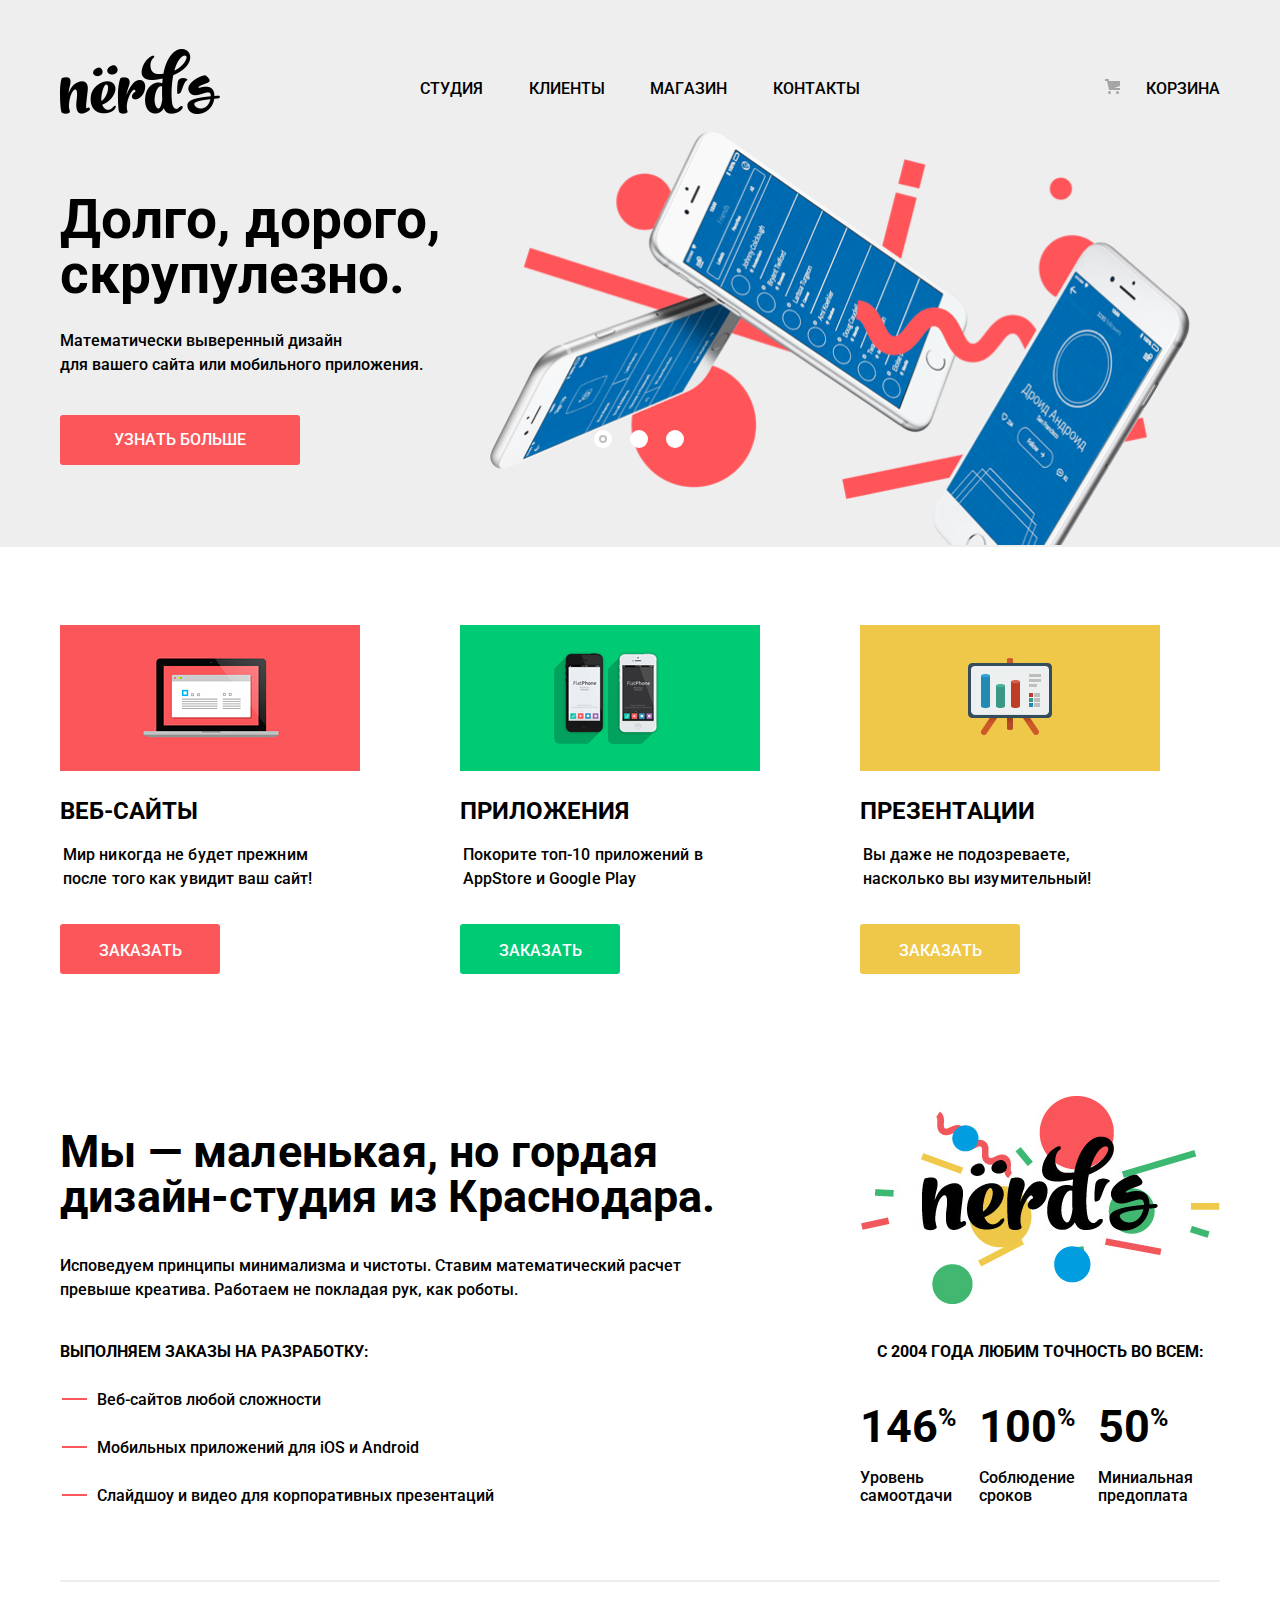
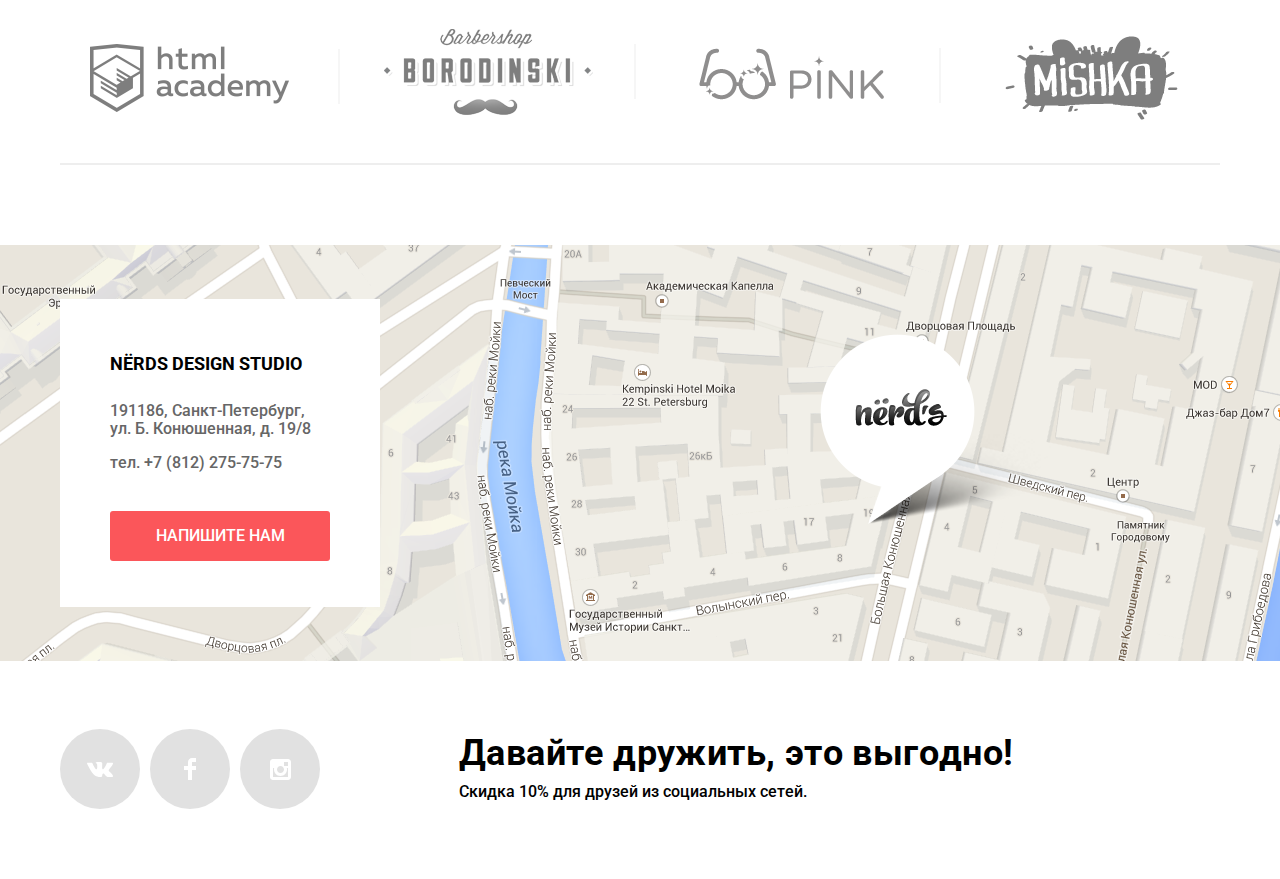
<file: index.html>
<!DOCTYPE html>
<html lang="ru">

<head>
    <meta charset="utf-8">
    <link href="https://fonts.googleapis.com/css?family=Roboto" rel="stylesheet">
    <link href="css/normalize-mini.css" rel="stylesheet" type="text/css">
    <link href="css/style-mini.css" rel="stylesheet" type="text/css">
    <title>HTML Academy: Нёрдс</title>
</head>

<body>
    <div class="header-color">
        <header class="header wrapper">
            <nav class="header__navigation main-navigation">
                <a class="header__logo">
                     <img src="img/svg/nerds-logo.svg" width="160" height="65" alt="Логотип веб-студии Нёрдс">
                </a>
                <ul class="main-navigation__list">
                    <li class="main-navigation__item"><a href="#">Студия</a></li>
                    <li class="main-navigation__item"><a href="#">Клиенты</a></li>
                    <li class="main-navigation__item"><a href="catalog.html">Магазин</a></li>
                    <li class="main-navigation__item"><a href="#">Контакты</a></li>
                </ul>
                <ul class="main-navigation__extra-list">
                    <li class="main-navigation__extra-item">
                        <a href="#">Корзина</a>
                    </li>
                </ul>
            </nav>
        </header>
    </div>
    <main class="container">

        <h1 class="visually-hidden">Веб-студия Нёрдс</h1>

        <div class="header-color">
            <section class="promo-slider wrapper ">
                <input class="visually-hidden" type="radio" id="product-1" name="toggle" checked>
                <input class="visually-hidden" type="radio" id="product-2" name="toggle">
                <input class="visually-hidden" type="radio" id="product-3" name="toggle">
                <div class="slider-controls">
                    <label class="slider-controls-item slider-controls-item--1" for="product-1">Первый</label>
                    <label class="slider-controls-item slider-controls-item--2" for="product-2">Второй</label>
                    <label class="slider-controls-item slider-controls-item--3" for="product-3">Третий</label>
                </div>

                <ul class="promo-slider__list">
                    <li class="promo-slider__item promo-slider__item--slide1 item-slider">
                        <b class="item-slider__title">Долго, дорого,<br>скрупулезно.</b>
                        <p class="item-slider__text">Математически выверенный дизайн<br>для вашего сайта или мобильного приложения.</p>
                        <a class="button item-slider__link" href="#">Узнать больше</a>
                    </li>
                    <li class="promo-slider__item promo-slider__item--slide2 item-slider">
                        <div class="item-slider-wrapper">
                            <b class="item-slider__title">Любим математику как никто другой</b>
                            <p class="item-slider__text">Никакого креатива, только математические формулы для расчета идеальных пропорций.</p>
                            <a class="button item-slider__link" href="#">Узнать больше</a>
                        </div>
                    </li>
                    <li class="promo-slider__item promo-slider__item--slide3 item-slider">
                        <b class="item-slider__title">Только ночь,<br>только хардкор</b>
                        <p class="item-slider__text">Работать днем, как все? Мы против этого,<br> Ближе к полуночи работа только начинается.</p>
                        <a class="button item-slider__link" href="#">Узнать больше</a>
                    </li>
                </ul>

            </section>
        </div>


        <section class="services wrapper">
            <ul class="services__list">
                <li class="services__item services__title--web">
                    <h2 class="services__title ">Веб-сайты</h2>
                    <p class="services__text">Мир никогда не будет прежним после того как увидит ваш сайт!</p>
                    <a class="button services__link button--red" href="#">Заказать</a>
                </li>
                <li class="services__item services__title--app">
                    <h2 class="services__title">Приложения</h2>
                    <p class="services__text">Покорите топ-10 приложений в AppStore и Google Play</p>
                    <a class="button services__link button--green" href="#">Заказать</a>
                </li>
                <li class="services__item services__title--presentation">
                    <h2 class="services__title">Презентации</h2>
                    <p class="services__text">Вы даже не подозреваете, насколько вы изумительный!</p>
                    <a class="button  services__link button--yellow" href="#">Заказать</a>
                </li>
            </ul>
        </section>

        <section class="about-us wrapper">
            <div class="brief-info">
                <h2 class="brief-info__title">Мы — маленькая, но гордая дизайн-студия из Краснодара.</h2>
                <p class="brief-info__text">Исповедуем принципы минимализма и чистоты. Ставим математический расчет превыше креатива. Работаем не покладая рук, как роботы.</p>
                <h3 class="brief-info__header">Выполняем заказы на разработку:</h3>
                <ul class="brief-info__list">
                    <li class="brief-info__item">Веб-сайтов любой сложности</li>
                    <li class="brief-info__item">Мобильных приложений для iOS и Android</li>
                    <li class="brief-info__item">Слайдшоу и видео для корпоративных презентаций</li>
                </ul>
            </div>
            <div class="features">
                <h2 class="visually-hidden">Преимущества</h2>
                <img class="features__logo" src="img/nerds-illustration.png" width="360" height="208" alt="Логотип веб-студии Нёрдс">
                <p class="features__heading">С 2004 ГОДА ЛЮБИМ ТОЧНОСТЬ ВО ВСЕМ:</p>
                <dl class="features__list">
                    <div class="feat-flex"><dt class="features__term">Уровень самоотдачи</dt>
                        <dd class="features__determination">146<span>%</span></dd>
                    </div>
                    <div class="feat-flex"><dt class="features__term">Соблюдение сроков</dt>
                        <dd class="features__determination">100<span>%</span></dd>
                    </div>
                    <div class="feat-flex"><dt class="features__term">Миниальная предоплата</dt>
                        <dd class="features__determination">50<span>%</span></dd>
                    </div>
                </dl>
            </div>
        </section>

        <section class="collab wrapper">
            <ul class="collab__list">
                <li class="collab__item"><a href="https://htmlacademy.ru/intensive/htmlcss"><img src="img/logo-1.png" width="199" height="68" alt="html academy logo"></a></li>
                <li class="collab__item"><img src="img/logo-2.png" width="209" height="90" alt="Borodinski logo"></li>
                <li class="collab__item"><img src="img/logo-3.png" width="185" height="52" alt="PINK logo"></li>
                <li class="collab__item"><img src="img/logo-4.png" width="173" height="84" alt="MISHKA logo"></li>
            </ul>
        </section>

        <section class="contacts">
            <div class="relative">
                <div class=" contacts__block">
                    <h2 class="contacts__title">NЁRDS DESIGN STUDIO</h2>
                    <p class="contacts__text">191186, Санкт-Петербург, ул. Б. Конюшенная, д. 19/8</p>
                    <p class="contacts__text">тел. +7 (812) 275-75-75</p>
                    <a class="button contacts__link" href="#">Напишите нам</a>
                </div>
            </div>
            <iframe class="contacts__map" src="https://www.google.com/maps/embed?pb=!1m18!1m12!1m3!1d1998.5989817947686!2d30.320959575543156!3d59.93879621560312!2m3!1f0!2f0!3f0!3m2!1i1024!2i768!4f13.1!3m3!1m2!1s0x4696310fca5ba729%3A0xea9c53d4493c879f!2z0JHQvtC70YzRiNCw0Y8g0JrQvtC90Y7RiNC10L3QvdCw0Y8g0YPQuy4sIDE5LCDQodCw0L3QutGCLdCf0LXRgtC10YDQsdGD0YDQsywgMTkxMTg2!5e0!3m2!1sru!2sru!4v1505742543957">
        </iframe>
        </section>

    </main>
    <footer class="footer wrapper">
        <ul class="social">
            <li class="social__link social__link--vk">
                <a href="#" aria-label="Вконтакте"></a>
            </li>
            <li class="social__link social__link--fb">
                <a href="#" aria-label="Фейсбук"></a>
            </li>
            <li class="social__link social__link--insta">
                <a href="#" aria-label="Инстаграм"></a>
            </li>
        </ul>
        <div class="foot">
            <b class="footer__sentence-title">Давайте дружить, это выгодно!</b>
            <p class="footer__sentence-text">Скидка 10% для друзей из социальных сетей.</p>
        </div>
    </footer>
    <section class="feedback wrapper">
        <h2 class="feedback__title">Напишите нам</h2>
        <form class="feedback__form input-form" action="http://echo.htmlacademy.ru" method="get">
            <div class="input-form__flex">
                <p class="input-form__name">
                    <label for="user-name">Ваше имя:</label>
                    <input type="text" id="user-name" name="user-name" placeholder="Имя Фамилия">
                </p>
                <p class="input-form__email">
                    <label for="email">Ваш e-mail:</label>
                    <input type="text" id="email" name="email" placeholder="email@example.com">
                </p>
            </div>
            <p class="input-form__review">
                <label for="review">Текст письма:</label>
                <textarea id="review" rows="5" placeholder="В свободной форме"></textarea>
            </p>
            <button class="button input-form__button" type="submit">Отправить</button>
        </form>
        <button class="feedback-close" type="button">Закрыть</button>
    </section>

    <script src="js/script-mini.js"></script>

</body>

</html>
</file>
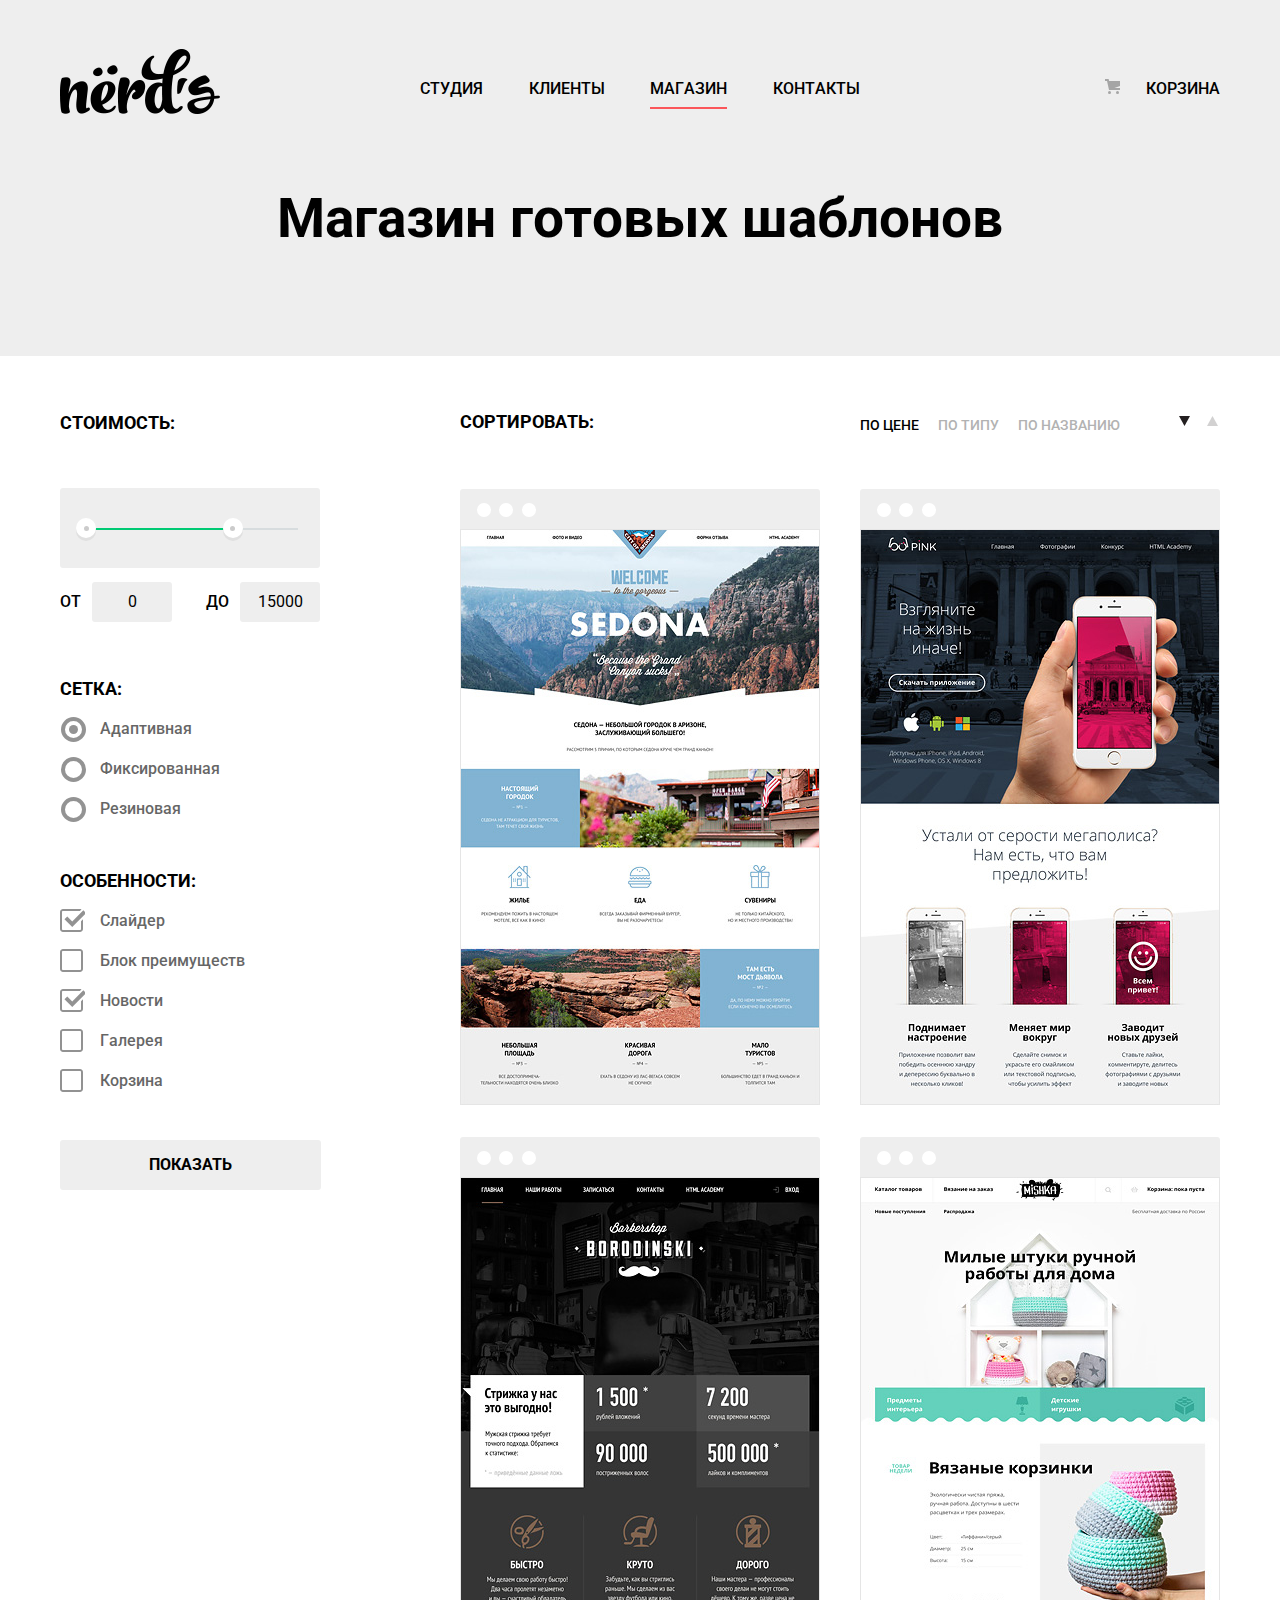
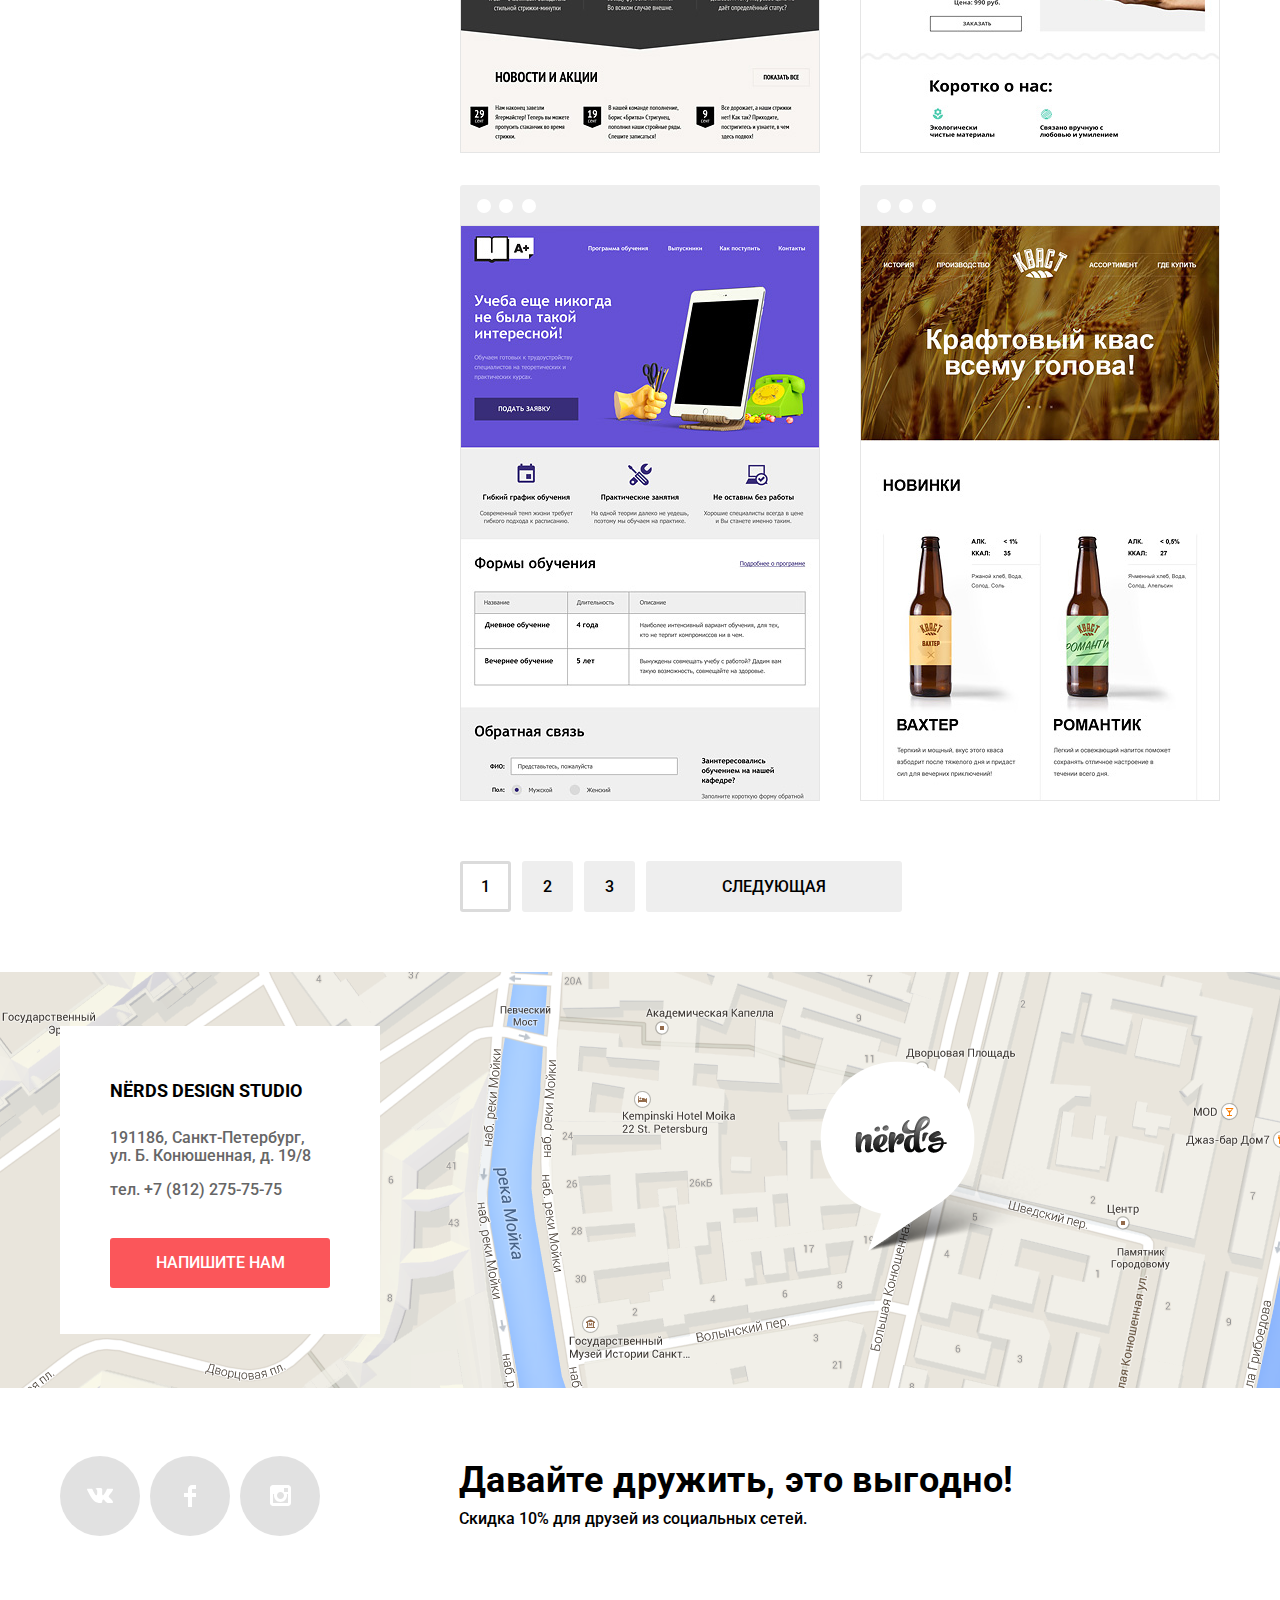
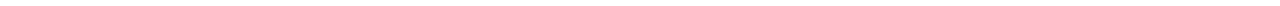
<file: catalog.html>
<!DOCTYPE html>
<html lang="ru">

<head>
    <meta charset="utf-8">
    <link href="https://fonts.googleapis.com/css?family=Roboto" rel="stylesheet">
    <link href="css/style-mini.css" rel="stylesheet" type="text/css">
    <link href="css/normalize-mini.css" rel="stylesheet" type="text/css">
    <title>HTML Academy: Нёрдс</title>
</head>

<body>
    <div class="header-color">
        <header class="header wrapper">
            <nav class="header-navigation main-navigation">
                <a href="index.html" class="header__logo">
                    <img src="img/svg/nerds-logo.svg" width="160" height="65" alt="Логотип веб-студии Нёрдс">
                </a>
                <ul class="main-navigation__list">
                    <li class="main-navigation__item"><a href="index.html">Студия</a></li>
                    <li class="main-navigation__item"><a href="#">Клиенты</a></li>
                    <li class="main-navigation__item main-navigation__item--active"><a>Магазин</a></li>
                    <li class="main-navigation__item"><a href="#">Контакты</a></li>
                </ul>
                <ul class="main-navigation__extra-list">
                    <li class="main-navigation__extra-item">
                        <a href="#">Корзина</a>
                    </li>
                </ul>
            </nav>
        </header>
        <h1 class="page-title">Магазин готовых шаблонов</h1>
    </div>

    <main class="container">

        <div class="flex wrapper">
            <section class="filter">
                <form action="#" method="post">
                    <fieldset class="filter__box">
                        <legend class="filter__title">Стоимость:</legend>
                        <div class="filter__range-scale">
                            <div class="filter__line"></div>
                            <div class="filter__line-active"><span class="start"></span>
                                <span class="end"></span></div>
                        </div>
                        <div class="filter__input-value">
                            <label>
                    <span>ОТ</span>  <input type="text" value="0">
                  </label>
                            <label>
                    <span>ДО</span>  <input type="text" value="15000">
                  </label>
                        </div>
                    </fieldset>
                    <fieldset class="filter__box">
                        <legend class="filter__title">Сетка:</legend>
                        <ul class="filter__option">
                            <li class="filter__option-radio">
                                <input class="visually-hidden filter-input filter-input-radio" id="adaptive" type="radio" name="radio-test" checked>
                                <label for="adaptive" tabindex="0">Адаптивная</label>
                            </li>

                            <li class="filter__option-radio">
                                <input class="visually-hidden filter-input filter-input-radio" id="fix" type="radio" name="radio-test">
                                <label for="fix" tabindex="0">Фиксированная</label>
                            </li>

                            <li class="filter__option-radio">
                                <input class="visually-hidden filter-input filter-input-radio" id="rubber" type="radio" name="radio-test">
                                <label for="rubber" tabindex="0">Резиновая</label>
                            </li>
                        </ul>
                    </fieldset>
                    <fieldset class="filter__box">
                        <legend class="filter__title">Особенности:</legend>
                        <ul class="filter__option">
                            <li class="filter__option-checkbox">
                                <input class="visually-hidden filter-input filter-input-checkbox" type="checkbox" id="slider" name="checkbox-test" checked>
                                <label for="slider" tabindex="0">Слайдер</label>
                            </li>

                            <li class="filter__option-checkbox">
                                <input class="visually-hidden filter-input filter-input-checkbox" type="checkbox" id="advantages" name="checkbox-test">
                                <label for="advantages" tabindex="0">Блок преимуществ</label>
                            </li>

                            <li class="filter__option-checkbox">
                                <input class="visually-hidden filter-input filter-input-checkbox" type="checkbox" id="news" name="checkbox-test" checked>
                                <label for="news" tabindex="0">Новости</label>
                            </li>

                            <li class="filter__option-checkbox">
                                <input class="visually-hidden filter-input filter-input-checkbox" type="checkbox" id="gallery" name="checkbox-test">
                                <label for="gallery" tabindex="0">Галерея</label>
                            </li>

                            <li class="filter__option-checkbox">
                                <input class="visually-hidden filter-input filter-input-checkbox" type="checkbox" id="basket" name="checkbox-test">
                                <label for="basket" tabindex="0">Корзина</label>
                            </li>
                        </ul>
                    </fieldset>
                    <button class="button filter-button" type="submit">Показать</button>
                </form>
            </section>

            <section class="catalog">
                <div class="flex">
                    <b class="catalog__title">Сортировать:</b>
                    <ul class="catalog-sorting">
                        <li class="catalog-sorting__item catalog-sorting__item--active"><a href="#">По цене</a></li>
                        <li class="catalog-sorting__item"><a href="#">По типу</a></li>
                        <li class="catalog-sorting__item"><a href="#">По названию</a></li>
                    </ul>
                    <ul class="catalog-extra">
                        <li class="catalog-extra__down" tabindex="0">
                            <a href="#"></a>
                        </li>
                        <li class="catalog-extra__up" tabindex="0">
                            <a href="#"></a>
                        </li>
                    </ul>
                </div>

                <ul class="catalog__list">
                    <li class="catalog__item">
                        <div class="catalog__wrapper">
                            <img src="img/img-sedona.jpg" width="360" height="576" alt="Пример работы, сайт — PINK">
                            <span class="catalog__circle"></span>
                            <div class="catalog-hover">
                                <p class="catalog-hover__title"><a href="#">SEDONA</a></p>
                                <p class="catalog-hover__item">Информационный сайт для туристов</p>
                                <div><a class="button catalog-hover__link" href="#">9900 РУБ.</a></div>
                            </div>
                        </div>
                    </li>
                    <li class="catalog__item">
                        <div class="catalog__wrapper">
                            <span class="catalog__circle"></span>
                            <img src="img/img-pink.jpg" width="360" height="576" alt="Пример работы, сайт — PINK">
                            <div class="catalog-hover">
                                <p class="catalog-hover__title"><a href="#">PINK APP</a></p>
                                <p class="catalog-hover__item">Продуктовый лендинг приложения для iOS и Android</p>
                                <a class="button catalog-hover__link" href="#">9900 РУБ.</a>
                            </div>
                        </div>
                    </li>
                    <li class="catalog__item">
                        <div class="catalog__wrapper">
                            <span class="catalog__circle"></span>
                            <img src="img/img-barbershop.jpg" width="360" height="576" alt="Пример работы, сайт — Barbershop BORODINSKI">
                            <div class="catalog-hover">
                                <p class="catalog-hover__title"><a href="#">BARBERSHOP</a></p>
                                <p class="catalog-hover__item">Сайт салона красоты. Для мужчин, да.</p>
                                <a class="button catalog-hover__link" href="#">9900 РУБ.</a>
                            </div>
                        </div>
                    </li>
                    <li class="catalog__item">
                        <div class="catalog__wrapper">
                            <span class="catalog__circle"></span>
                            <img src="img/img-mishka.jpg" width="360" height="576" alt="Пример работы, сайт — MISHKA">
                            <div class="catalog-hover">
                                <p class="catalog-hover__title"><a href="#">MISHKA</a></p>
                                <p class="catalog-hover__item">Интернет-магазин вязанных игрушек</p>
                                <a class="button catalog-hover__link" href="#">9900 РУБ.</a>
                            </div>
                        </div>
                    </li>
                    <li class="catalog__item">
                        <div class="catalog__wrapper">
                            <span class="catalog__circle"></span>
                            <img src="img/img-aplus.jpg" width="360" height="576" alt="Пример работы, сайт — A+">
                            <div class="catalog-hover">
                                <p class="catalog-hover__title"><a href="#">A PLUS</a></p>
                                <p class="catalog-hover__item">Лендинг курсов повышения квалификации</p>
                                <a class="button catalog-hover__link" href="#">9900 РУБ.</a>
                            </div>
                        </div>
                    </li>
                    <li class="catalog__item">
                        <div class="catalog__wrapper">
                            <span class="catalog__circle"></span>
                            <img src="img/img-kvast.jpg" width="360" height="576" alt="Пример работы, сайт — КВАСТ">
                            <div class="catalog-hover">
                                <p class="catalog-hover__title"><a href="#">КВАСТ</a></p>
                                <p class="catalog-hover__item">Промо-сайт производителя крафтового кваса</p>
                                <a class="button catalog-hover__link" href="#">9900 РУБ.</a>
                            </div>
                        </div>
                    </li>
                </ul>
                <ul class="paginator">
                    <li class="paginator__item paginator__item--active"><a href="#">1</a></li>
                    <li class="paginator__item"><a href="#">2</a></li>
                    <li class="paginator__item"><a href="#">3</a></li>
                    <li class="paginator__item paginator__item--next"><a href="#">Следующая</a></li>
                </ul>
            </section>
        </div>

        <section class="contacts">
            <div class="relative">
                <div class="contacts__block">
                    <h2 class="contacts__title">NЁRDS DESIGN STUDIO</h2>
                    <p class="contacts__text">191186, Санкт-Петербург, ул. Б. Конюшенная, д. 19/8</p>
                    <p class="contacts__text">тел. +7 (812) 275-75-75</p>
                    <a class="button contacts__link" href="#">Напишите нам</a>
                </div>
            </div>
            <iframe class="contacts__map" src="https://www.google.com/maps/embed?pb=!1m18!1m12!1m3!1d1998.5989817947686!2d30.320959575543156!3d59.93879621560312!2m3!1f0!2f0!3f0!3m2!1i1024!2i768!4f13.1!3m3!1m2!1s0x4696310fca5ba729%3A0xea9c53d4493c879f!2z0JHQvtC70YzRiNCw0Y8g0JrQvtC90Y7RiNC10L3QvdCw0Y8g0YPQuy4sIDE5LCDQodCw0L3QutGCLdCf0LXRgtC10YDQsdGD0YDQsywgMTkxMTg2!5e0!3m2!1sru!2sru!4v1505742543957">
        </iframe>
        </section>

    </main>
    <footer class="footer wrapper">
        <ul class="social">
            <li class="social__link social__link--vk">
                <a href="#" aria-label="Вконтакте"></a></li>
            <li class="social__link social__link--fb">
                <a href="#" aria-label="Фейсбук"></a>
            </li>
            <li class="social__link social__link--insta">
                <a href="#" aria-label="Инстаграм"></a>
            </li>
        </ul>
        <div class="foot">
            <b class="footer__sentence-title">Давайте дружить, это выгодно!</b>
            <p class="footer__sentence-text">Скидка 10% для друзей из социальных сетей.</p>
        </div>
    </footer>
    <section class="feedback wrapper">
        <h2 class="feedback__title">Напишите нам</h2>
        <form class="feedback__form input-form" action="http://echo.htmlacademy.ru" method="get">
            <div class="input-form__flex">
                <p class="input-form__name">
                    <label for="user-name">Ваше имя:</label>
                    <input type="text" id="user-name" name="user-name" placeholder="Имя Фамилия">
                </p>
                <p class="input-form__email">
                    <label for="email">Ваш e-mail:</label>
                    <input type="email" id="email" name="email" placeholder="email@example.com">
                </p>
            </div>
            <p class="input-form__review">
                <label for="review">Текст письма:</label>
                <textarea id="review" rows="5" placeholder="В свободной форме"></textarea>
            </p>
            <button class="button input-form__button" type="submit">Отправить</button>
        </form>
        <button class="feedback-close" type="button">Закрыть</button>
    </section>

    <script src="js/script-mini.js"></script>

</body>

</html>
</file>
<file: css/style-mini.css>
.collab,.main-navigation__extra-list,.main-navigation__list,.paginator{list-style:none}.brief-info__header,.button,.catalog-hover__title,.catalog-sorting__item a,.features__heading,.filter__title,.main-navigation,.paginator,.services__title{text-transform:uppercase}body{margin:0;padding:0;font-family:Roboto,Arial,sans-serif;font-size:16px;line-height:24px;font-weight:500;min-width:1200px;background:#fff;color:#000;-webkit-font-kerning:none;font-kerning:none}.header-color,.main-navigation{background-color:#eee;color:#000}a{text-decoration:none}.main-navigation{font-size:16px;line-height:30px}.main-navigation__extra-list a,.main-navigation__list a{color:#000;outline:0}.main-navigation__extra-list a:focus,.main-navigation__extra-list a:hover,.main-navigation__list a:focus,.main-navigation__list a:hover{color:#fb565a}.main-navigation__extra-list a:active,.main-navigation__list a:active{color:#b4b4b4}.slider-controls{position:absolute;left:50%;bottom:107px;z-index:100;width:160px;height:18px;text-align:center;font-size:0;-webkit-transform:translateX(-50%);-ms-transform:translateX(-50%);transform:translateX(-50%)}.slider-controls label{position:relative;display:inline-block;width:18px;height:18px;padding:18px;border-radius:50%;cursor:pointer;vertical-align:text-bottom}.slider-controls label::after{content:"";position:absolute;top:8px;left:8px;z-index:1;width:18px;height:18px;background:#fff;border-radius:50%}.item-slider{display:none;padding:78px 0 80px}#product-1:checked~.slider-controls .slider-controls-item--1::before,#product-2:checked~.slider-controls .slider-controls-item--2::before,#product-3:checked~.slider-controls .slider-controls-item--3::before{content:"";position:absolute;left:17px;top:17px;z-index:2;width:8px;height:8px;margin:-4px;background-color:inherit;border:2px solid #c1c1c1;border-radius:50%}.collab,.collab__item,.promo-slider{position:relative}#product-1:checked~.promo-slider__list .item-slider:nth-child(1),#product-2:checked~.promo-slider__list .item-slider:nth-child(2),#product-3:checked~.promo-slider__list .item-slider:nth-child(3){display:block}.item-slider__title{font-size:55px;line-height:55px}.promo-slider__item{background-color:#eee}.promo-slider__item--slide1{background-image:url(../img/slide1.png)}.promo-slider__item--slide2{background-image:url(../img/slide2.png)}.promo-slider__item--slide3{background-image:url(../img/slide3.png)}.button{color:#fff;background-color:#fb565a;border:none;text-align:center;border-radius:3px;outline:0}.button:hover{background-color:#e74246;cursor:pointer}.button:active{background-color:#d7373b;-webkit-box-shadow:inset 0 3px 0 0 #c13135;box-shadow:inset 0 3px 0 0 #c13135}.item-slider__link:focus,.item-slider__link:hover{background-color:#e74246}.item-slider__link:active{background-color:#d7373b}.services__title--app::before,.services__title--presentation::before,.services__title--web::before{content:"";width:300px;height:146px;position:relative;display:block}.services__title--web::before{background-image:url(../img/illustration-1.png)}.services__title--app::before{background-image:url(../img/illustration-2.png)}.services__title--presentation::before{background-image:url(../img/illustration-3.png)}.services__title{font-size:24px;line-height:30px}.services__link{display:inline-block;vertical-align:bottom;width:160px;padding-top:15px;padding-bottom:11px;margin-top:auto}.button--red{background-color:#fb565a}.button--red:focus,.button--red:hover{background-color:#e74246}.button--red:active{background-color:#d7373b}.button--green{background-color:#00ca74}.button--green:focus,.button--green:hover{background-color:#00bc6c}.button--green:active{background-color:#00aa62;-webkit-box-shadow:inset 0 3px 0 0 #009958;box-shadow:inset 0 3px 0 0 #009958}.button--yellow{background-color:#efc84a}.button--yellow:focus,.button--yellow:hover{background-color:#eab534}.button--yellow:active{background-color:#e5a722;-webkit-box-shadow:inset 0 3px 0 0 #ce961f;box-shadow:inset 0 3px 0 0 #ce961f}.contacts__link:focus,.input-form__button:focus{background-color:#e74246}.brief-info__title{font-size:45px;line-height:45px}.features__term{font-size:16px;line-height:18px}.features__determination{font-size:45px;line-height:45px;font-weight:700}.contacts__title{font-size:18px;line-height:30px;font-weight:700}.contacts__text{font-size:16px;line-height:18px;color:#666}.contacts__link{width:220px;margin-top:23px;margin-bottom:6px;padding-top:13px;padding-bottom:13px}.feedback__title{font-size:45px;line-height:45px;margin-top:0;margin-bottom:26px}.input-form input,.input-form label,.input-form textarea,.input-form__button{font-size:16px;line-height:18px}.input-form label{font-weight:700;margin-bottom:9px}.input-form input{border:2px solid #000;border-radius:3px;width:360px;height:50px;padding-left:15px;opacity:.2;outline:0}.input-form input:not(:focus):hover{opacity:.5}.input-form input:focus{opacity:1}.input-form input:invalid{color:#e74246;border-color:#e74246}.input-form textarea{border:2px solid #000;border-radius:3px;width:760px;height:117px;resize:none;padding-top:15px;padding-left:15px;margin-left:2px;opacity:.2;outline:0}.input-form textarea:not(:focus):hover{opacity:.5}.input-form textarea:focus{opacity:1}.input-form textarea:invalid{border-color:#e74246;color:#e74246}.input-form__button{margin-top:31px;padding:18px 84px;cursor:pointer}.collab__item:first-of-type::after,.collab__item:nth-of-type(2)::after,.collab__item:nth-of-type(3)::after{content:"";width:2px;height:55px;background:#eee}.filter input,.filter__range-scale{background-color:#eee}.footer__sentence-text{margin:8px 0 0}.footer__sentence-title{font-size:36px;line-height:36px;font-weight:700;letter-spacing:.4px}.visually-hidden{display:none}.collab{margin-bottom:65px}.collab__item{opacity:.5;padding-top:45px;padding-bottom:33px;margin-bottom:3px;cursor:pointer}.collab__item:focus,.collab__item:hover{opacity:1}.collab__item:active{opacity:.2}.collab__item:first-of-type{margin-left:30px;margin-top:9px}.collab__item:first-of-type::after{position:absolute;top:50px;right:-51px}.collab__item:nth-of-type(2)::after{position:absolute;top:60px;right:-43px}.collab__item:nth-of-type(3)::after{position:absolute;top:45px;right:-57px}.collab__item:nth-of-type(2){margin-right:10px}.collab__item:nth-of-type(3){margin-right:26px}.collab__item:last-of-type{margin-right:42px;margin-top:9px}input[type=range]{width:219px}.filter input[type=text]{width:80px;height:40px;font-size:16px;line-height:22px;background-color:#eee;border:none;border-radius:3px;text-align:center;margin-left:2px}.filter__box{border:0}.filter__range-scale{height:80px;width:260px;border-radius:3px;margin-top:50px;position:relative}.filter__line{position:absolute;width:212px;height:2px;background:#d7dcde;top:50%;left:10%}.filter__line-active .end,.filter__line-active .start{width:5px;height:5px;border-radius:50%;top:-2px;background-color:#cbcbcb;position:absolute}.filter__line-active .start{left:-2px}.filter__line-active .end{right:-2px;z-index:1}.filter__line-active{position:absolute;width:147px;height:2px;background:#00ca74;top:50%;left:10%;cursor:pointer}.filter__line-active::after,.filter__line-active::before{width:20px;height:20px;border-radius:50%;background:#fff;position:absolute;top:-10px;content:""}.filter__line-active::before{-webkit-box-shadow:0 3px 0 0 #e0e0e0;box-shadow:0 3px 0 0 #e0e0e0;left:-10px}.filter__line-active::after{-webkit-box-shadow:0 3px 0 0 #e0e0e0;box-shadow:0 3px 0 0 #e0e0e0;right:-10px}.filter__input-value{margin-top:14px;display:-webkit-box;display:-ms-flexbox;display:flex;-webkit-box-pack:justify;-ms-flex-pack:justify;justify-content:space-between}.filter__input-value span{margin-right:5px}.page-title{font-size:55px;line-height:55px;text-align:center;padding-top:30px;padding-bottom:110px}.filter__title{font-size:18px;font-weight:700;line-height:30px}.filter-button{margin-top:28px;padding:16px 89px;font-size:16px;line-height:18px;border-radius:3px;background-color:#eee;color:#000;font-weight:700}.filter-button:focus,.filter-button:hover{background-color:#dfdfdf}.filter-button:active{background-color:#d5d5d5;color:#959595;-webkit-box-shadow:inset 0 3px 0 0 #bfbfbf;box-shadow:inset 0 3px 0 0 #bfbfbf}.catalog__title{font-size:18px;line-height:18px;font-weight:700;text-transform:uppercase}.catalog-sorting__item a{font-size:14px;line-height:18px;color:#b2b2b2;outline:0}.catalog-sorting__item a:focus,.catalog-sorting__item a:hover{color:#666}.catalog-hover__title a,.catalog-sorting__item a:active,.catalog-sorting__item--active a{color:#000}.catalog__wrapper{position:relative;display:-webkit-box;display:-ms-flexbox;display:flex}.catalog-hover{opacity:0;position:absolute;width:360px;max-height:576px;bottom:0;background-color:#eee;overflow:auto}li:hover .catalog-hover{opacity:1}.catalog-hover__title{font-size:18px;font-weight:700;line-height:30px;text-align:center;margin:30px 0 0}.catalog-hover__title:hover a{opacity:.5}.catalog-hover__title:active a{opacity:.2}.catalog-hover__item{font-size:16px;line-height:18px;color:#cacaca;text-align:center;width:200px;margin:14px 0 30px 82px}.catalog-hover__link{display:block;margin-left:80px;margin-right:80px;margin-bottom:44px;padding:13px 0;border-radius:3px}.catalog-hover__link:focus{background-color:#e74246}.paginator{padding:0;margin:61px 0 60px;font-size:16px;line-height:50px;display:-webkit-box;display:-ms-flexbox;display:flex;-ms-flex-wrap:wrap;flex-wrap:wrap;text-align:left}.paginator__item{display:inline}.paginator__item a{color:#000;background-color:#eee;margin-right:11px;padding:16px 21px;outline:0;border-radius:3px}.paginator__item--next a{padding-left:76px;padding-right:76px}.paginator__item--active a{background-color:#fff;padding:13px 18px;border:3px solid #dbdbdb}.paginator__item a:focus,.paginator__item a:hover{background-color:#dfdfdf}.paginator__item a:active{background-color:#d5d5d5;-webkit-box-shadow:inset 0 3px 0 0 #bfbfbf;box-shadow:inset 0 3px 0 0 #bfbfbf;padding:16px 21px;border:none}.paginator__item--next:active a{padding-left:76px;padding-right:76px}html{-webkit-box-sizing:border-box;box-sizing:border-box}*,::after,::before{-webkit-box-sizing:inherit;box-sizing:inherit}.wrapper{margin:0 auto;width:1200px;padding:0 20px}.main-navigation__extra-list,.main-navigation__list{margin-bottom:19px;margin-top:25px;display:-webkit-box;display:-ms-flexbox}.header{padding-top:49px}.header-logo{width:440px;height:65px}.main-navigation__list{width:440px;padding:0;display:flex;-webkit-box-pack:justify;-ms-flex-pack:justify;justify-content:space-between;-ms-flex-wrap:wrap;flex-wrap:wrap;margin-left:200px;max-width:440px}.main-navigation__extra-list{margin-left:auto;width:360px;display:flex;-webkit-box-pack:end;-ms-flex-pack:end;justify-content:flex-end;-ms-flex-wrap:wrap;flex-wrap:wrap}.main-navigation,.services__list{display:-webkit-box;display:-ms-flexbox;-webkit-box-orient:horizontal;-webkit-box-direction:normal}.main-navigation{display:flex;-webkit-box-align:start;-ms-flex-align:start;align-items:flex-start;-ms-flex-direction:row;flex-direction:row}.collab__list,.services__list{-ms-flex-direction:row;list-style:none}.promo-slider__list{list-style:none;padding:0;margin:0}.item-slider__text{width:410px;margin-top:27px;margin-bottom:38px}.item-slider__link{display:inline-block;vertical-align:bottom;width:240px;min-height:50px;padding-top:13px;padding-bottom:13px}.item-slider{width:1150px;background-repeat:no-repeat;background-size:700px;background-position:430px 7px;padding-top:68px;padding-bottom:82px}.promo-slider__item--slide2{background-size:655px;background-position:500px 0}.item-slider-wrapper{width:512px}.promo-slider__item--slide3{background-size:750px;background-position:400px 16px}.services{padding-top:10px}.services__list{width:1060px;margin:0;display:flex;flex-direction:row;-webkit-box-pack:justify;-ms-flex-pack:justify;justify-content:space-between;-ms-flex-wrap:wrap;flex-wrap:wrap;padding:0}.about-us,.services__item{display:-webkit-box;display:-ms-flexbox}.feat-flex,.services__item{-webkit-box-orient:vertical}.services__item{width:260px;height:100%;background-position:top;margin-top:68px;display:flex;-webkit-box-direction:normal;-ms-flex-direction:column;flex-direction:column}.services__title{margin-bottom:1px;margin-top:25px}.services__text{margin-bottom:33px;letter-spacing:0.1px;margin-left:3px}.about-us{width:1160px;display:flex;-webkit-box-pack:justify;-ms-flex-pack:justify;justify-content:space-between;padding:118px 0 38px;margin-bottom:18px}.feat-flex,.features__list{display:-webkit-box;display:-ms-flexbox}.brief-info{width:660px}.brief-info__title{margin-bottom:35px;letter-spacing:.2px}.brief-info__header{margin-bottom:24px;font-size:16px;line-height:24px}.brief-info__list{list-style:none;padding-left:37px}.brief-info__item:not(:first-child){margin-top:24px}.features{margin-top:4px}.features__list{display:flex;margin-top:31px;width:340px;-webkit-box-pack:justify;-ms-flex-pack:justify;justify-content:space-between;-ms-flex-wrap:wrap;flex-wrap:wrap}.feat-flex{display:flex;-webkit-box-direction:reverse;-ms-flex-direction:column-reverse;flex-direction:column-reverse;-webkit-box-pack:justify;-ms-flex-pack:justify;justify-content:space-between;-ms-flex-wrap:wrap;flex-wrap:wrap;width:102px;text-align:left}.collab__list,.input-form__flex{display:-webkit-box;display:-ms-flexbox;-webkit-box-orient:horizontal;-webkit-box-direction:normal}.features__determination{margin-left:0}.features__determination span{vertical-align:super;font-size:25px}.features__term{margin-top:20px;margin-right:10px;margin-left:0}.features__heading{font-weight:700;width:340px;margin-top:29px;margin-left:17px}.collab__list{width:1160px;position:relative;display:flex;flex-direction:row;-webkit-box-pack:justify;-ms-flex-pack:justify;justify-content:space-between;-ms-flex-wrap:wrap;flex-wrap:wrap;-webkit-box-align:center;-ms-flex-align:center;align-items:center;padding:0;margin:0 0 80px;text-align:center;border-top:2px solid #eee;border-bottom:2px solid #eee}.feedback-close{position:absolute;top:80px;right:60px;width:60px;height:60px;font-size:0;background-color:transparent;border:0;outline:0;cursor:pointer}.feedback-close:hover::after,.feedback-close:hover::before{opacity:1}.feedback-close:active::after,.feedback-close:active::before{opacity:.2}.feedback-close::after,.feedback-close::before{content:"";position:absolute;top:10px;left:6px;width:30px;height:4px;border-radius:2px;background-color:#fb565a;opacity:.5}.feedback-close::before{-webkit-transform:rotate(45deg);-ms-transform:rotate(45deg);transform:rotate(45deg)}.feedback-close::after{-webkit-transform:rotate(-45deg);-ms-transform:rotate(-45deg);transform:rotate(-45deg)}.feedback{position:fixed;width:960px;background:#fff;left:50%;top:50%;margin-left:-470px;margin-top:-300px;-webkit-box-shadow:0 25px 100px 0 #000;box-shadow:0 25px 100px 0 #000;z-index:100;display:none;padding:70px 100px 83px}@-webkit-keyframes bounce{0%{-webkit-transform:translateY(-2000px);transform:translateY(-2000px)}70%{-webkit-transform:translateY(30px);transform:translateY(30px)}90%{-webkit-transform:translateY(-10px);transform:translateY(-10px)}100%{-webkit-transform:translateY(0);transform:translateY(0)}}@keyframes bounce{0%{-webkit-transform:translateY(-2000px);transform:translateY(-2000px)}70%{-webkit-transform:translateY(30px);transform:translateY(30px)}90%{-webkit-transform:translateY(-10px);transform:translateY(-10px)}100%{-webkit-transform:translateY(0);transform:translateY(0)}}@-webkit-keyframes shake{0%,100%{-webkit-transform:translateX(0);transform:translateX(0)}10%,30%,50%,70%,90%{-webkit-transform:translateX(-10px);transform:translateX(-10px)}20%,40%,60%,80%{-webkit-transform:translateX(10px);transform:translateX(10px)}}@keyframes shake{0%,100%{-webkit-transform:translateX(0);transform:translateX(0)}10%,30%,50%,70%,90%{-webkit-transform:translateX(-10px);transform:translateX(-10px)}20%,40%,60%,80%{-webkit-transform:translateX(10px);transform:translateX(10px)}}.feedback-show{display:block;-webkit-animation:bounce .6s;animation:bounce .6s}.feedback-error{-webkit-animation:shake .6s;animation:shake .6s}.input-form__flex{margin-bottom:18px;display:flex;-ms-flex-direction:row;flex-direction:row;-webkit-box-pack:justify;-ms-flex-pack:justify;justify-content:space-between}.contacts__block,.input-form__email,.input-form__name,.input-form__review{display:-webkit-box;display:-ms-flexbox;-ms-flex-direction:column;-webkit-box-orient:vertical;-webkit-box-direction:normal}.input-form__email,.input-form__name,.input-form__review{display:flex;flex-direction:column}.contacts{max-width:1440px;height:416px;background-image:url(../img/map.png);background-repeat:no-repeat;margin:0 auto;position:relative}.contacts__map{width:100%;height:100%;border:none;z-index:1}.contacts__title{margin:10px 0 0}.contacts__text{width:210px;margin-top:23px}.contacts__text:last-of-type{margin-top:0}.relative{position:relative;width:1200px;margin:0 auto;z-index:99}.contacts__block{position:absolute;width:320px;padding:40px 50px;top:54px;left:20px;background:left center #fff;z-index:99;display:flex;flex-direction:column;-ms-flex-wrap:wrap;flex-wrap:wrap}.filter{width:260px}.filter__box{padding:0;margin:0}.filter__box:nth-child(2){margin-top:52px;display:-webkit-box;display:-ms-flexbox;display:flex;-webkit-box-orient:vertical;-webkit-box-direction:normal;-ms-flex-direction:column;flex-direction:column}.checkbox,.radio{display:none}.catalog{width:760px;margin-left:auto}.filter__option{list-style:none;margin-top:0}.filter-input-radio+label{position:relative;display:inline-block;vertical-align:text-bottom;cursor:pointer;opacity:.6}.filter-input-radio+label::before,.filter-input-radio:checked+label::after{content:"";display:block;position:absolute;opacity:.7}.filter-input-radio+label::before{left:-39px;width:25px;height:25px;border:4px solid #000;border-radius:50%}.filter-input-radio:checked+label::after{left:-31px;top:8px;width:9px;height:9px;border-radius:50%;background:#000}.filter__box:nth-of-type(2) li,.filter__box:nth-of-type(3) li{margin-top:13px}.filter-input-checkbox+label{position:relative;display:inline-block;vertical-align:text-bottom;cursor:pointer;opacity:.6}.filter-input-checkbox+label::before,.filter-input-checkbox:checked+label::after,.filter-input-checkbox:checked+label::before{content:"";display:block;position:absolute;width:25px;height:25px;background-repeat:no-repeat;left:-40px}.filter-input-checkbox:disabled+label,.filter-input-radio:disabled+label{opacity:.1}.filter-input-checkbox:focus+label,.filter-input-checkbox:hover+label,.filter-input-radio:focus+label,.filter-input-radio:hover+label{opacity:1}.filter-input-checkbox+label::before{background-image:url(../img/svg/checkbox-off.svg);opacity:.7}.filter-input-checkbox:checked+label::before{background-image:url(../img/svg/checkbox-off.svg);opacity:0}.filter-input-checkbox:checked+label::after{background-image:url(../img/svg/checkbox-on.svg);top:0;opacity:.7}.catalog-extra,.catalog-extra_down{position:relative}.catalog-sorting{list-style:none;padding:0;margin-top:0;margin-right:50px;width:280px;display:-webkit-box;display:-ms-flexbox;display:flex;-ms-flex-pack:distribute;justify-content:space-around;-ms-flex-wrap:wrap;flex-wrap:wrap;margin-left:auto}.catalog-extra,.flex{display:-webkit-box;display:-ms-flexbox}.flex{display:flex;-webkit-box-align:start;-ms-flex-align:start;align-items:flex-start;-webkit-box-pack:justify;-ms-flex-pack:justify;justify-content:space-between;-ms-flex-wrap:wrap;flex-wrap:wrap;margin-top:5px}.catalog-extra{list-style:none;display:flex;-ms-flex-wrap:wrap;flex-wrap:wrap;margin:0;height:20px}.catalog__list,.footer{display:-webkit-box;display:-ms-flexbox}.catalog-extra__down a::after,.catalog-extra__up a::after{width:11px;height:10px;position:absolute;top:3px;background:url(../img/svg/icon-up-dir.svg);content:""}.catalog-extra__down a::after{right:30px;-webkit-transform:rotate(180deg);-ms-transform:rotate(180deg);transform:rotate(180deg)}.catalog-extra__up a::after{right:2px;opacity:.2}.catalog-extra__down a:hover::after,.catalog-extra__up a:hover::after{opacity:.5}.catalog-extra__up a:active::after{opacity:1}.catalog__list{list-style:none;display:flex;-ms-flex-wrap:wrap;flex-wrap:wrap;-webkit-box-pack:justify;-ms-flex-pack:justify;justify-content:space-between;padding:0;margin-top:10px}.main-navigation__extra-list{position:relative}.main-navigation__extra-item{max-width:160px}.main-navigation__extra-item::before{content:"";width:15px;height:15px;position:absolute;background:url(../img/svg/cart-icon.svg);top:5px;right:100px;opacity:.3;cursor:pointer}.brief-info__item{position:relative}.brief-info__item::before{content:"";position:absolute;background:#fb565a;width:25px;height:2px;left:-35.5px;top:10px}.main-navigation__item--active,.social__link a{position:relative}.brief-info__text{margin-bottom:38px}.footer{display:flex;padding-top:66px;padding-bottom:70px}.social,.social__link a{display:-webkit-box;display:-ms-flexbox}.foot{width:560px;margin-top:8px;margin-left:139px}.social{list-style:none;width:260px;display:flex;-webkit-box-pack:justify;-ms-flex-pack:justify;justify-content:space-between;-ms-flex-wrap:wrap;flex-wrap:wrap;padding-left:0;margin:2px 0 0}.social__link a{display:flex;-webkit-box-align:center;-ms-flex-align:center;align-items:center;-webkit-box-pack:center;-ms-flex-pack:center;justify-content:center;height:80px;width:80px;border-radius:50%;background-color:#e1e1e1;background-repeat:no-repeat;background-position:center}.social__link:hover a{background-color:#e74246}.social__link:active a{background-color:#d7373b;-webkit-box-shadow:inset 0 3px 0 0 #c13135;box-shadow:inset 0 3px 0 0 #c13135}.social__link--vk a{background-image:url(../img/svg/vk-icon.svg)}.social__link--vk a:active{background-image:url(../img/svg/vk-icon-op.svg)}.social__link--fb a{background-image:url(../img/svg/fb-icon.svg)}.social__link--fb a:active{background-image:url(../img/svg/fb-icon-op.svg)}.social__link--insta a{background-image:url(../img/svg/insta-icon.svg)}.social__link--insta a:active{background-image:url(../img/svg/insta-icon-op.svg)}.catalog__item::before,.main-navigation__item--active::before{position:absolute;width:100%;content:""}.main-navigation__item--active::before{height:2px;top:33px;background:#fb565a}.filter__box:nth-of-type(3){margin-top:26px}.filter__option-checkbox:nth-of-child(3){margin-top:19px}.catalog__item{margin-top:66px;position:relative;cursor:pointer}.catalog__item:hover{-webkit-box-shadow:0 6px 15px 0 rgba(0,1,1,.25);box-shadow:0 6px 15px 0 rgba(0,1,1,.25)}.catalog__item:hover::before{background:#4d4d4d;-webkit-box-shadow:5 0 0 0 #000;box-shadow:5 0 0 0 #000}.catalog__item::before{height:40px;background:#eee;top:-40px;border-radius:3px 3px 0 0}.catalog__circle,.catalog__circle::after,.catalog__circle::before{background:#fff;width:14px;height:14px;position:absolute;border-radius:50%}.catalog__circle{top:-26px;left:17px}.catalog__circle::before{content:"";left:22px}.catalog__circle::after{content:"";left:45px}.catalog__item:last-of-type,.catalog__item:nth-of-type(3),.catalog__item:nth-of-type(4),.catalog__item:nth-of-type(5){margin-top:72px}.header__logo{cursor:pointer}.header__logo:hover{opacity:.8}.header__logo:active{opacity:.3}.flex.wrapper{display:-webkit-box;display:-ms-flexbox;display:flex;padding-top:15px}
</file>
